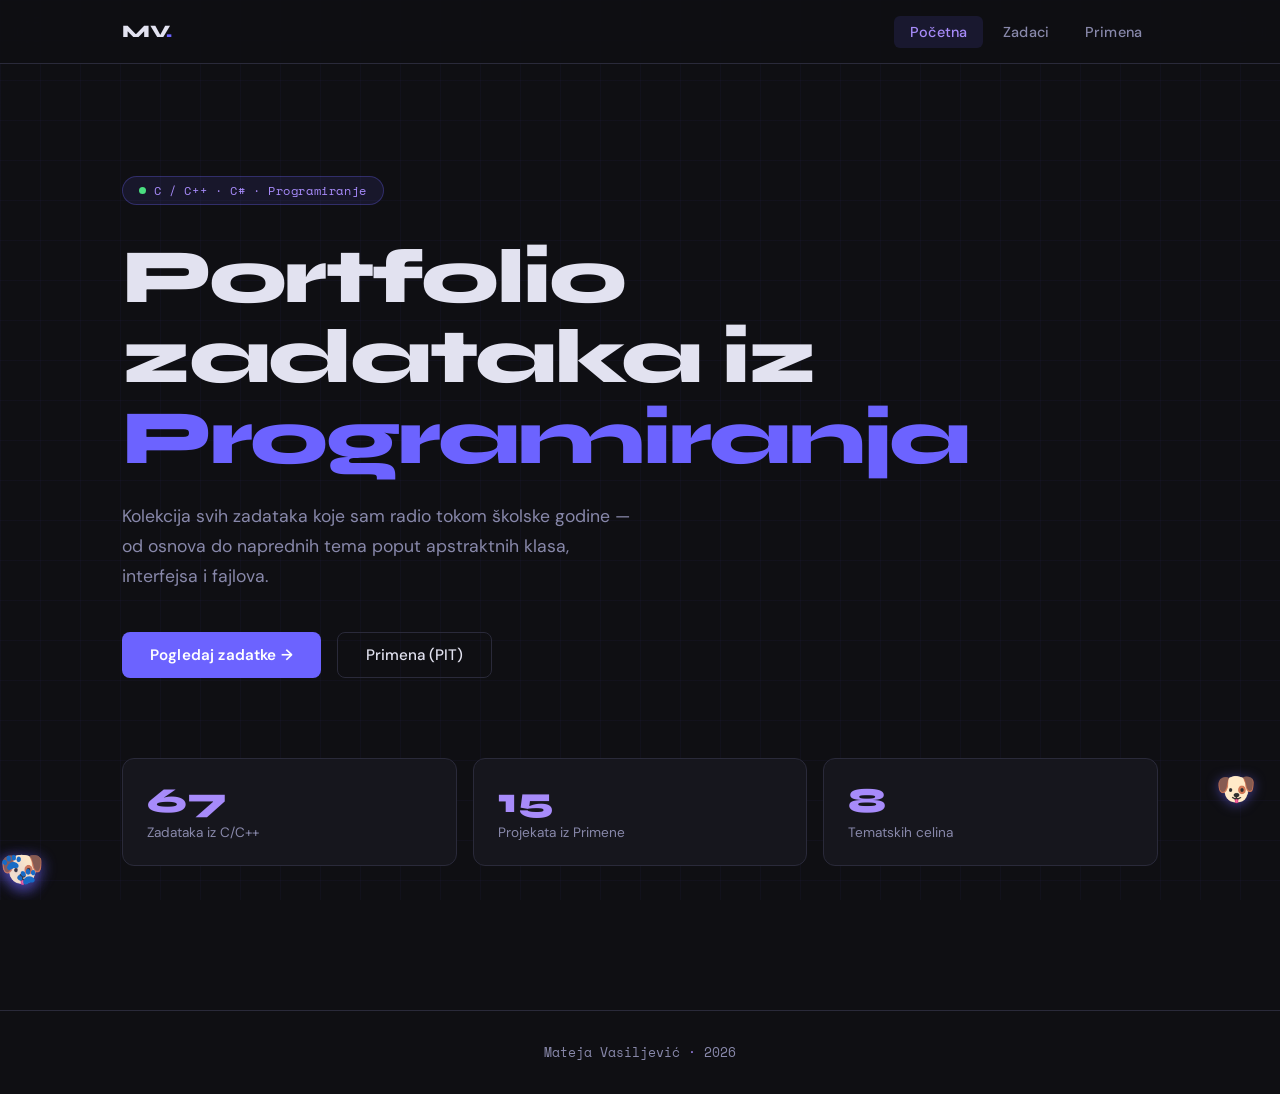
<file: index.html>
<!DOCTYPE html>
<html lang="sr">
<head>
    <meta charset="utf-8" />
    <meta name="viewport" content="width=device-width, initial-scale=1.0" />
    <title>Mateja Vasiljević — Programiranje</title>
    <link href="style.css" rel="stylesheet" />
</head>
<body>
    <header>
        <nav>
            <h1 class="logo">MV<span>.</span></h1>
            <ul class="navlink">
                <li><a href="index.html" class="active">Početna</a></li>
                <li><a href="zadaci.html">Zadaci</a></li>
                <li><a href="pit.html">Primena</a></li>
            </ul>
        </nav>
    </header>

    <section class="hero">
        <div class="hero-tag">C / C++ · C# · Programiranje</div>
        <h1>Portfolio<br/>zadataka iz<br/><em>Programiranja</em></h1>
        <p>Kolekcija svih zadataka koje sam radio tokom školske godine — od osnova do naprednih tema poput apstraktnih klasa, interfejsa i fajlova.</p>
        <div class="hero-actions">
            <a href="zadaci.html" class="btn-primary">Pogledaj zadatke →</a>
            <a href="pit.html" class="btn-secondary">Primena (PIT)</a>
        </div>
    </section>

    <section class="stats">
        <div class="stat-card">
            <div class="stat-num">67</div>
            <div class="stat-label">Zadataka iz C/C++</div>
        </div>
        <div class="stat-card">
            <div class="stat-num">15</div>
            <div class="stat-label">Projekata iz Primene</div>
        </div>
        <div class="stat-card">
            <div class="stat-num">8</div>
            <div class="stat-label">Tematskih celina</div>
        </div>
    </section>

    <footer>
        <p>Mateja Vasiljević <span>·</span> 2026</p>
    </footer>

    <!-- FRANCUSKI BULDOZI -->
    <div class="bulldog-parade">
        <span class="bulldog">🐶</span>
        <span class="bulldog">🐾</span>
        <span class="bulldog">🐶</span>
        <span class="bulldog">🐾</span>
    </div>
    <div class="bulldog-badge" title="Francuski buldozi su bili ovde">🐶</div>

    <script>
        // Paw print cursor trail
        document.addEventListener('mousemove', (e) => {
            if (Math.random() > 0.94) {
                const paw = document.createElement('div');
                paw.classList.add('paw-trail');
                paw.textContent = '🐾';
                paw.style.left = e.clientX + 'px';
                paw.style.top = e.clientY + 'px';
                paw.style.setProperty('--rot', (Math.random() * 40 - 20) + 'deg');
                document.body.appendChild(paw);
                setTimeout(() => paw.remove(), 850);
            }
        });

        // Stagger card animations
        document.querySelectorAll('.card').forEach((card, i) => {
            card.style.animationDelay = (i * 40) + 'ms';
        });
    </script>

</body>
</html>
</file>
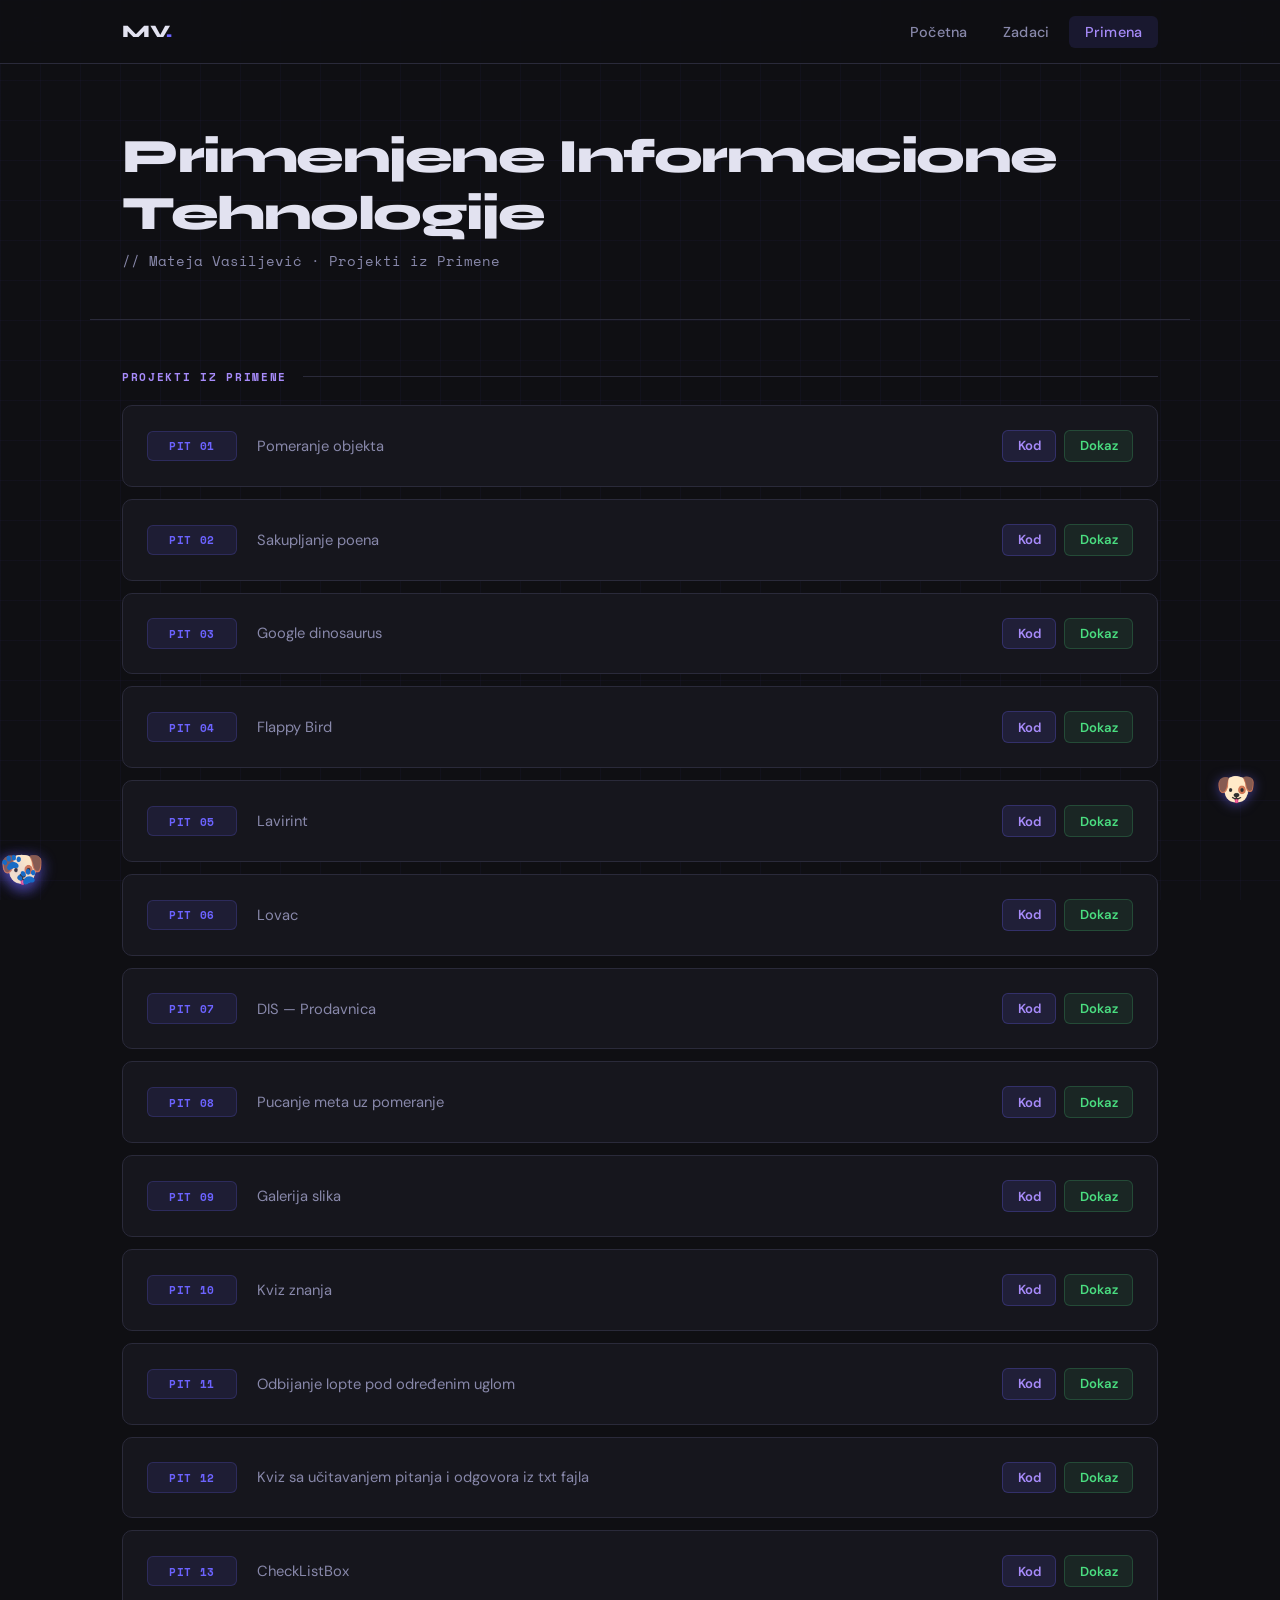
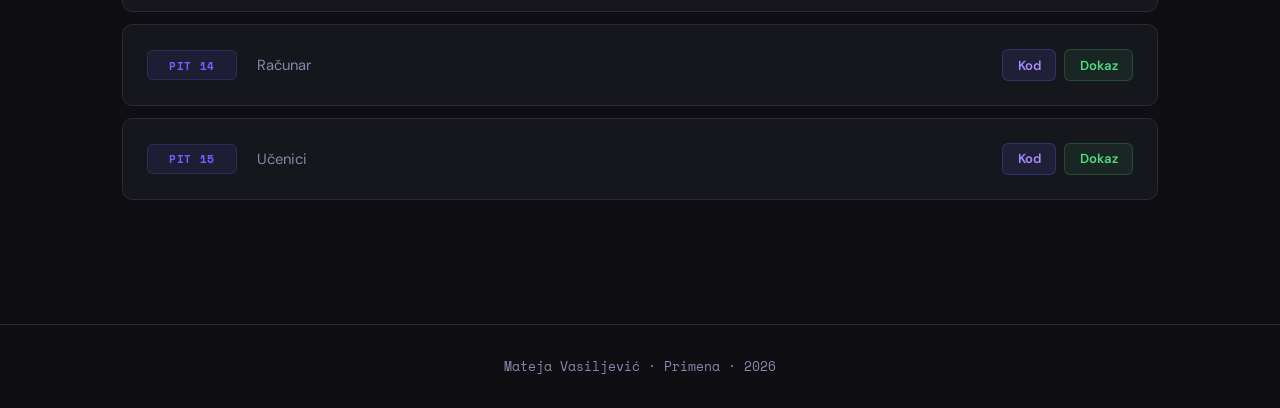
<file: pit.html>
<!DOCTYPE html>
<html lang="sr">
<head>
    <meta charset="utf-8" />
    <meta name="viewport" content="width=device-width, initial-scale=1.0" />
    <title>Primena — Mateja Vasiljević</title>
    <link href="style.css" rel="stylesheet" />
</head>
<body>
    <header>
        <nav>
            <h1 class="logo">MV<span>.</span></h1>
            <ul class="navlink">
                <li><a href="index.html">Početna</a></li>
                <li><a href="zadaci.html">Zadaci</a></li>
                <li><a href="pit.html" class="active">Primena</a></li>
            </ul>
        </nav>
    </header>

    <div class="page-header">
        <h1>Primenjene Informacione Tehnologije</h1>
        <p>// Mateja Vasiljević · Projekti iz Primene</p>
    </div>

    <div class="section">
        <div class="section-title">Projekti iz Primene</div>

        <div class="card">
            <div class="zad-label">PIT 01</div>
            <p>Pomeranje objekta</p>
            <div class="card-links">
                <a href="pitkod/pit1.txt">Kod</a>
                <a href="pitslike/pit1.png">Dokaz</a>
            </div>
        </div>

        <div class="card">
            <div class="zad-label">PIT 02</div>
            <p>Sakupljanje poena</p>
            <div class="card-links">
                <a href="pitkod/pit2.txt">Kod</a>
                <a href="pitslike/pit2.png">Dokaz</a>
            </div>
        </div>

        <div class="card">
            <div class="zad-label">PIT 03</div>
            <p>Google dinosaurus</p>
            <div class="card-links">
                <a href="pitkod/pit3.txt">Kod</a>
                <a href="pitslike/pit3.png">Dokaz</a>
            </div>
        </div>

        <div class="card">
            <div class="zad-label">PIT 04</div>
            <p>Flappy Bird</p>
            <div class="card-links">
                <a href="pitkod/pit4.txt">Kod</a>
                <a href="pitslike/pit4.png">Dokaz</a>
            </div>
        </div>

        <div class="card">
            <div class="zad-label">PIT 05</div>
            <p>Lavirint</p>
            <div class="card-links">
                <a href="pitkod/pit5.txt">Kod</a>
                <a href="pitslike/pit5.png">Dokaz</a>
            </div>
        </div>

        <div class="card">
            <div class="zad-label">PIT 06</div>
            <p>Lovac</p>
            <div class="card-links">
                <a href="pitkod/pit6.txt">Kod</a>
                <a href="pitslike/pit6.png">Dokaz</a>
            </div>
        </div>

        <div class="card">
            <div class="zad-label">PIT 07</div>
            <p>DIS — Prodavnica</p>
            <div class="card-links">
                <a href="pitkod/pit7.txt">Kod</a>
                <a href="pitslike/pit7.png">Dokaz</a>
            </div>
        </div>

        <div class="card">
            <div class="zad-label">PIT 08</div>
            <p>Pucanje meta uz pomeranje</p>
            <div class="card-links">
                <a href="pitkod/pit8.txt">Kod</a>
                <a href="pitslike/pit8.png">Dokaz</a>
            </div>
        </div>

        <div class="card">
            <div class="zad-label">PIT 09</div>
            <p>Galerija slika</p>
            <div class="card-links">
                <a href="pitkod/pit9.txt">Kod</a>
                <a href="pitslike/pit9.png">Dokaz</a>
            </div>
        </div>

        <div class="card">
            <div class="zad-label">PIT 10</div>
            <p>Kviz znanja</p>
            <div class="card-links">
                <a href="pitkod/pit10.txt">Kod</a>
                <a href="pitslike/pit10.png">Dokaz</a>
            </div>
        </div>

        <div class="card">
            <div class="zad-label">PIT 11</div>
            <p>Odbijanje lopte pod određenim uglom</p>
            <div class="card-links">
                <a href="pitkod/pit11.txt">Kod</a>
                <a href="pitslike/pit11.png">Dokaz</a>
            </div>
        </div>

        <div class="card">
            <div class="zad-label">PIT 12</div>
            <p>Kviz sa učitavanjem pitanja i odgovora iz txt fajla</p>
            <div class="card-links">
                <a href="pitkod/pit12.txt">Kod</a>
                <a href="pitslike/pit12.png">Dokaz</a>
            </div>
        </div>

        <div class="card">
            <div class="zad-label">PIT 13</div>
            <p>CheckListBox</p>
            <div class="card-links">
                <a href="pitkod/pit13.txt">Kod</a>
                <a href="pitslike/pit13.png">Dokaz</a>
            </div>
        </div>

        <div class="card">
            <div class="zad-label">PIT 14</div>
            <p>Računar</p>
            <div class="card-links">
                <a href="pitkod/pit14.txt">Kod</a>
                <a href="pitslike/pit14.png">Dokaz</a>
            </div>
        </div>

        <div class="card">
            <div class="zad-label">PIT 15</div>
            <p>Učenici</p>
            <div class="card-links">
                <a href="pitkod/pit15.txt">Kod</a>
                <a href="pitslike/pit15.png">Dokaz</a>
            </div>
        </div>
    </div>

    <footer>
        <p>Mateja Vasiljević <span>·</span> Primena <span>·</span> 2026</p>
    </footer>

    <script>
        document.querySelectorAll('.card').forEach((card, i) => {
            card.style.animationDelay = (i * 40) + 'ms';
        });
    </script>

    <!-- FRANCUSKI BULDOZI -->
    <div class="bulldog-parade">
        <span class="bulldog">🐶</span>
        <span class="bulldog">🐾</span>
        <span class="bulldog">🐶</span>
        <span class="bulldog">🐾</span>
    </div>
    <div class="bulldog-badge" title="Francuski buldozi su bili ovde">🐶</div>

    <script>
        // Paw print cursor trail
        document.addEventListener('mousemove', (e) => {
            if (Math.random() > 0.94) {
                const paw = document.createElement('div');
                paw.classList.add('paw-trail');
                paw.textContent = '🐾';
                paw.style.left = e.clientX + 'px';
                paw.style.top = e.clientY + 'px';
                paw.style.setProperty('--rot', (Math.random() * 40 - 20) + 'deg');
                document.body.appendChild(paw);
                setTimeout(() => paw.remove(), 850);
            }
        });

        // Stagger card animations
        document.querySelectorAll('.card').forEach((card, i) => {
            card.style.animationDelay = (i * 40) + 'ms';
        });
    </script>

</body>
</html>
</file>
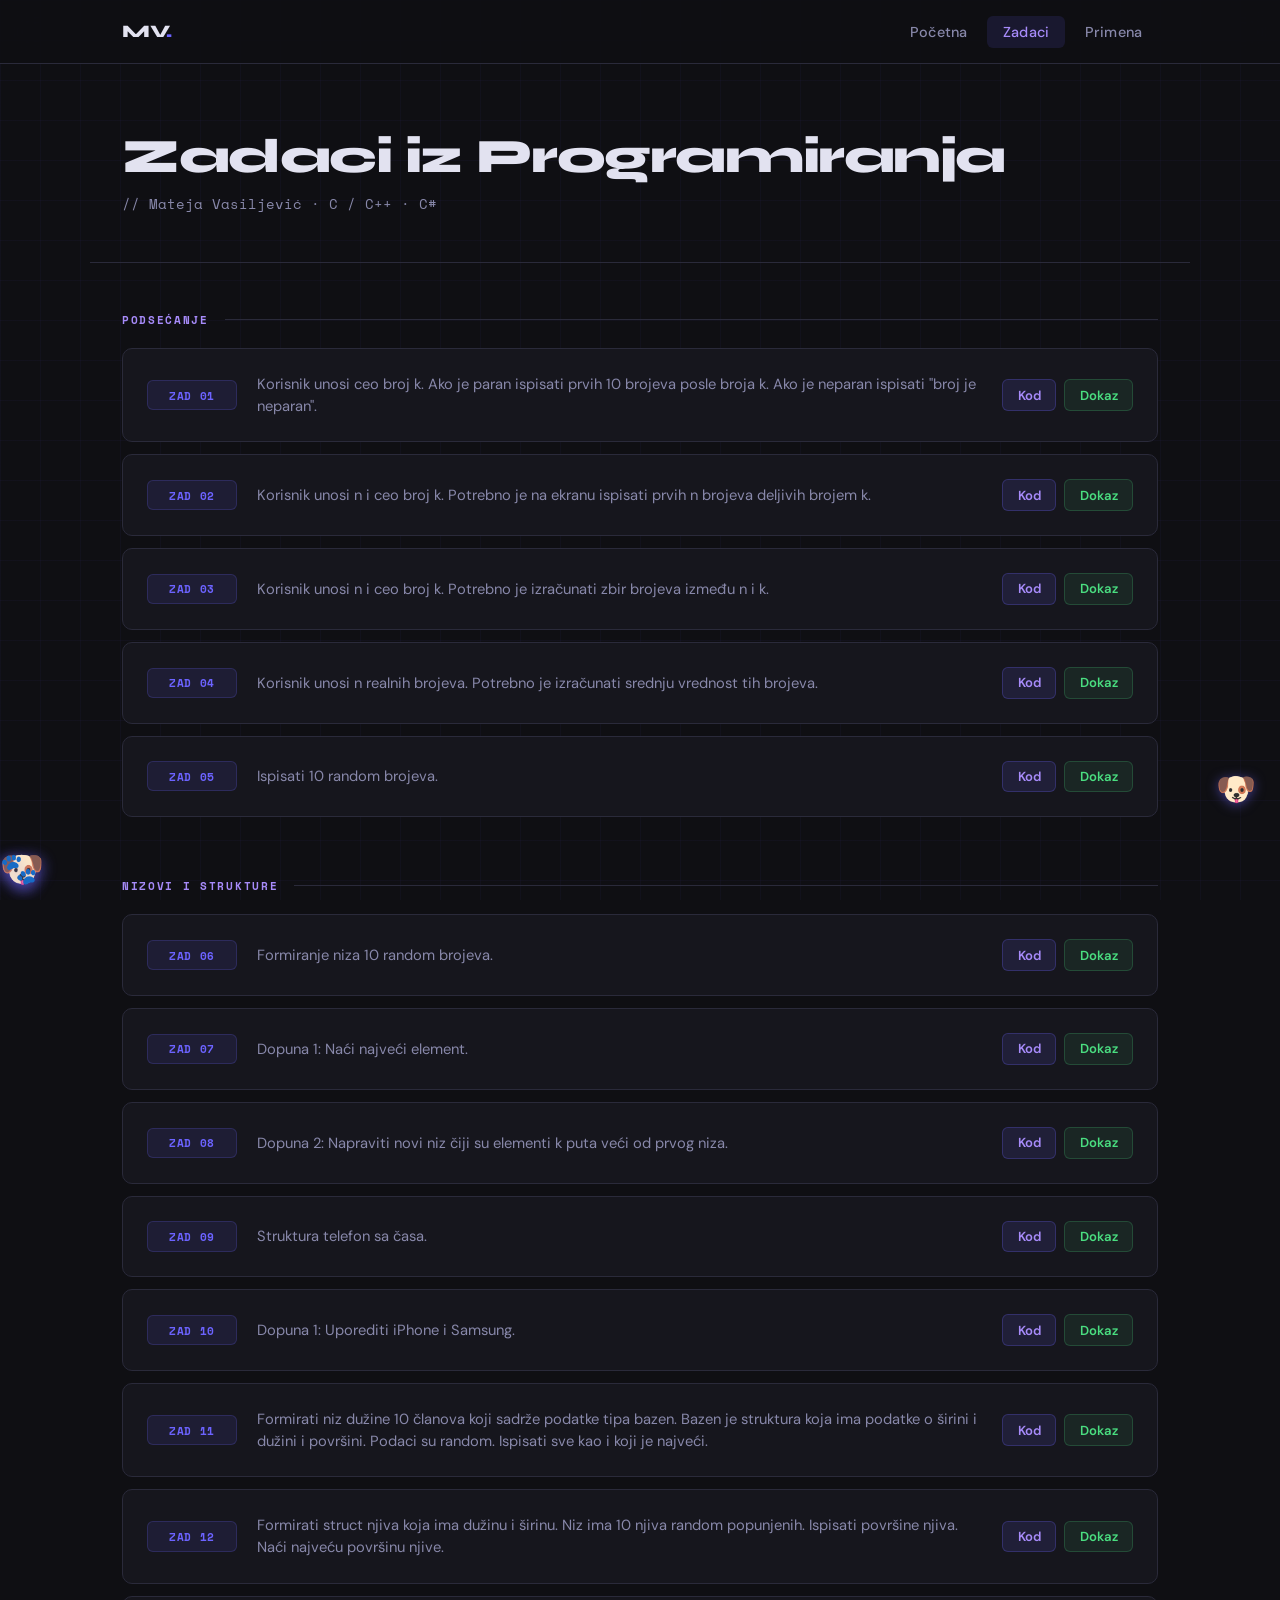
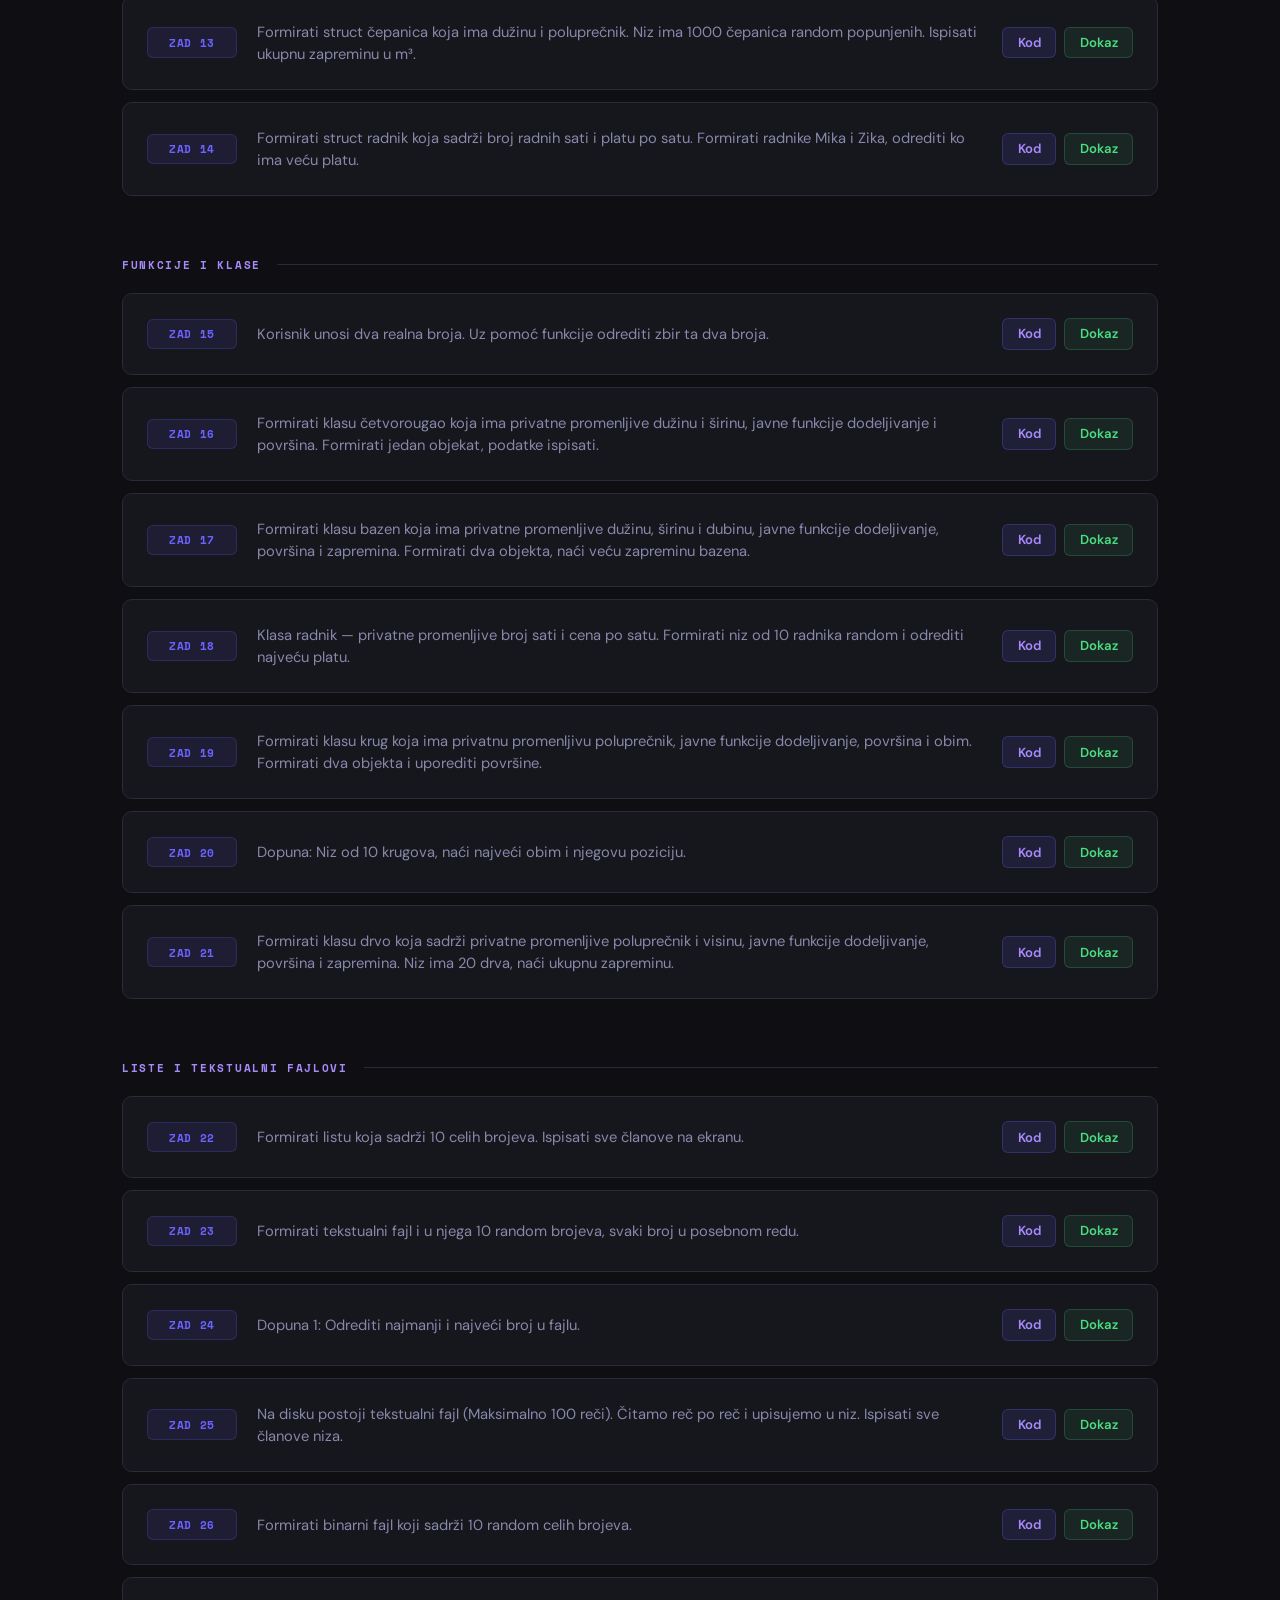
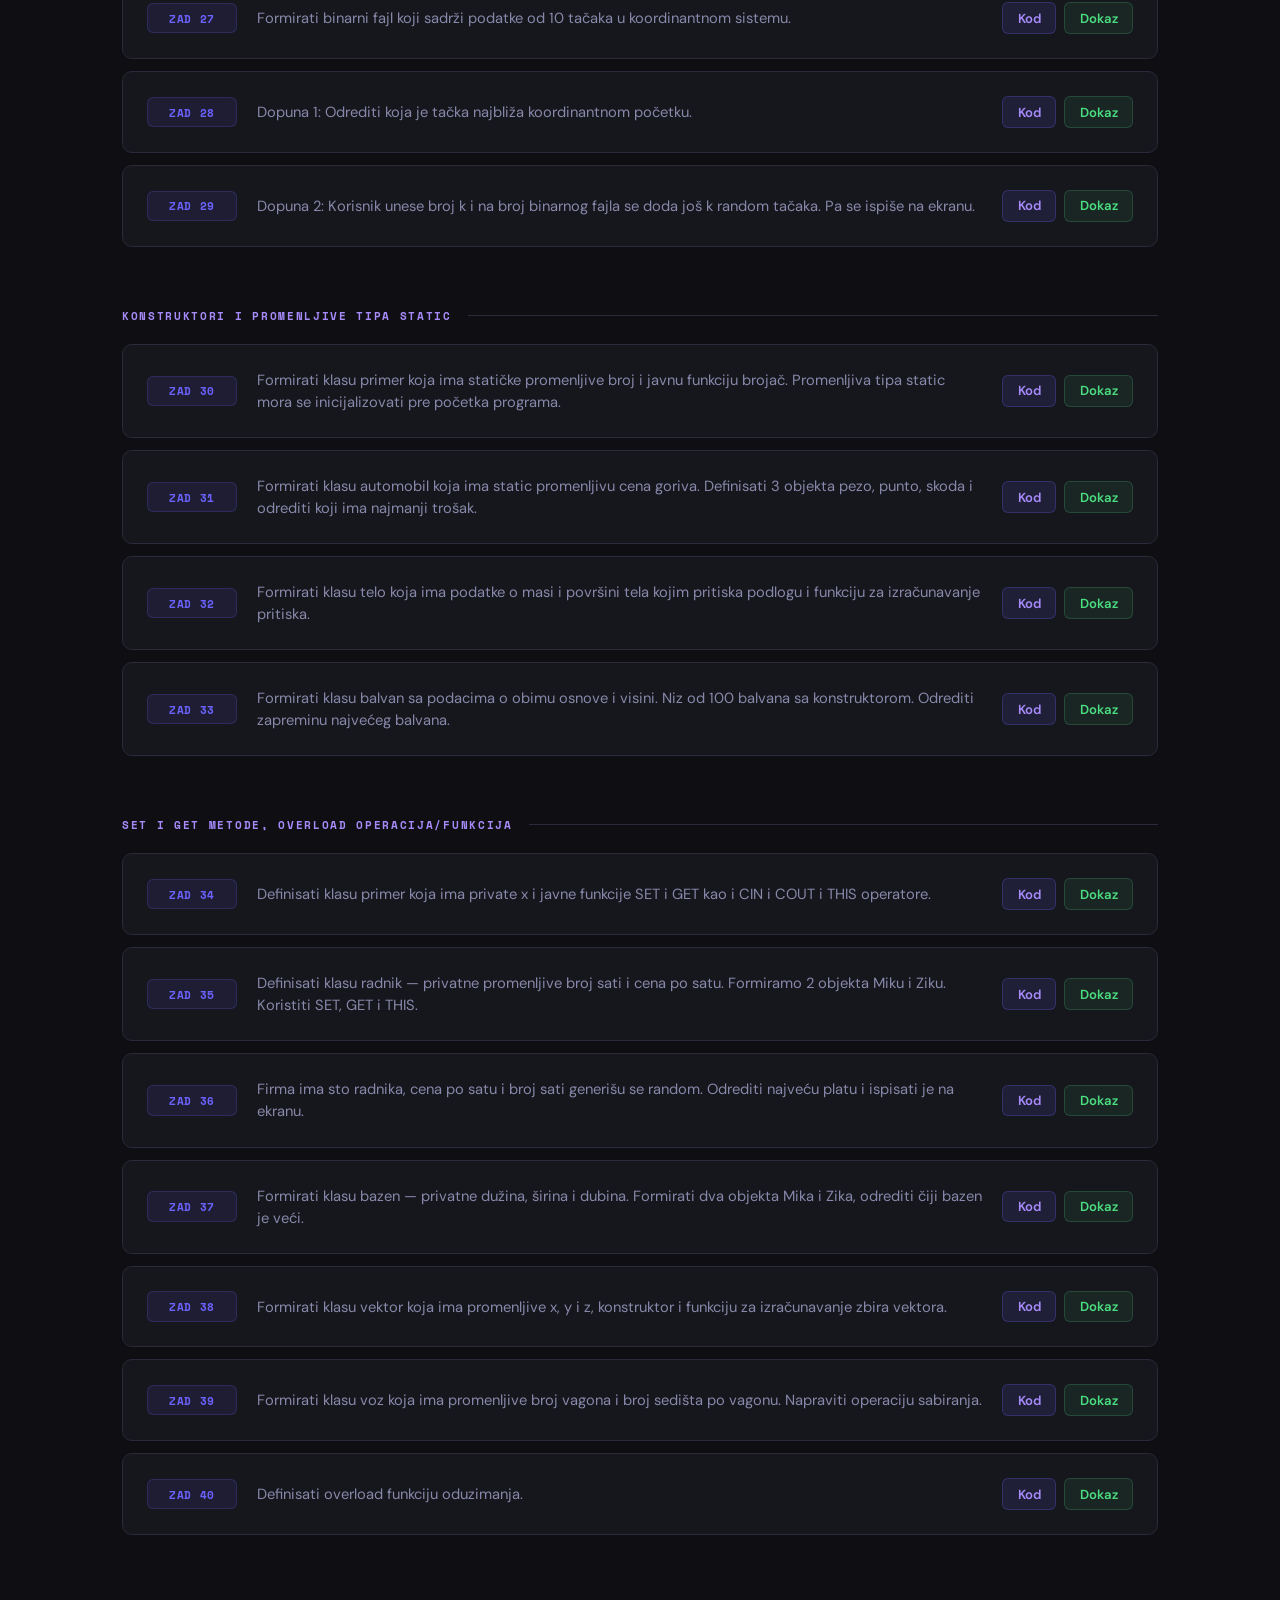
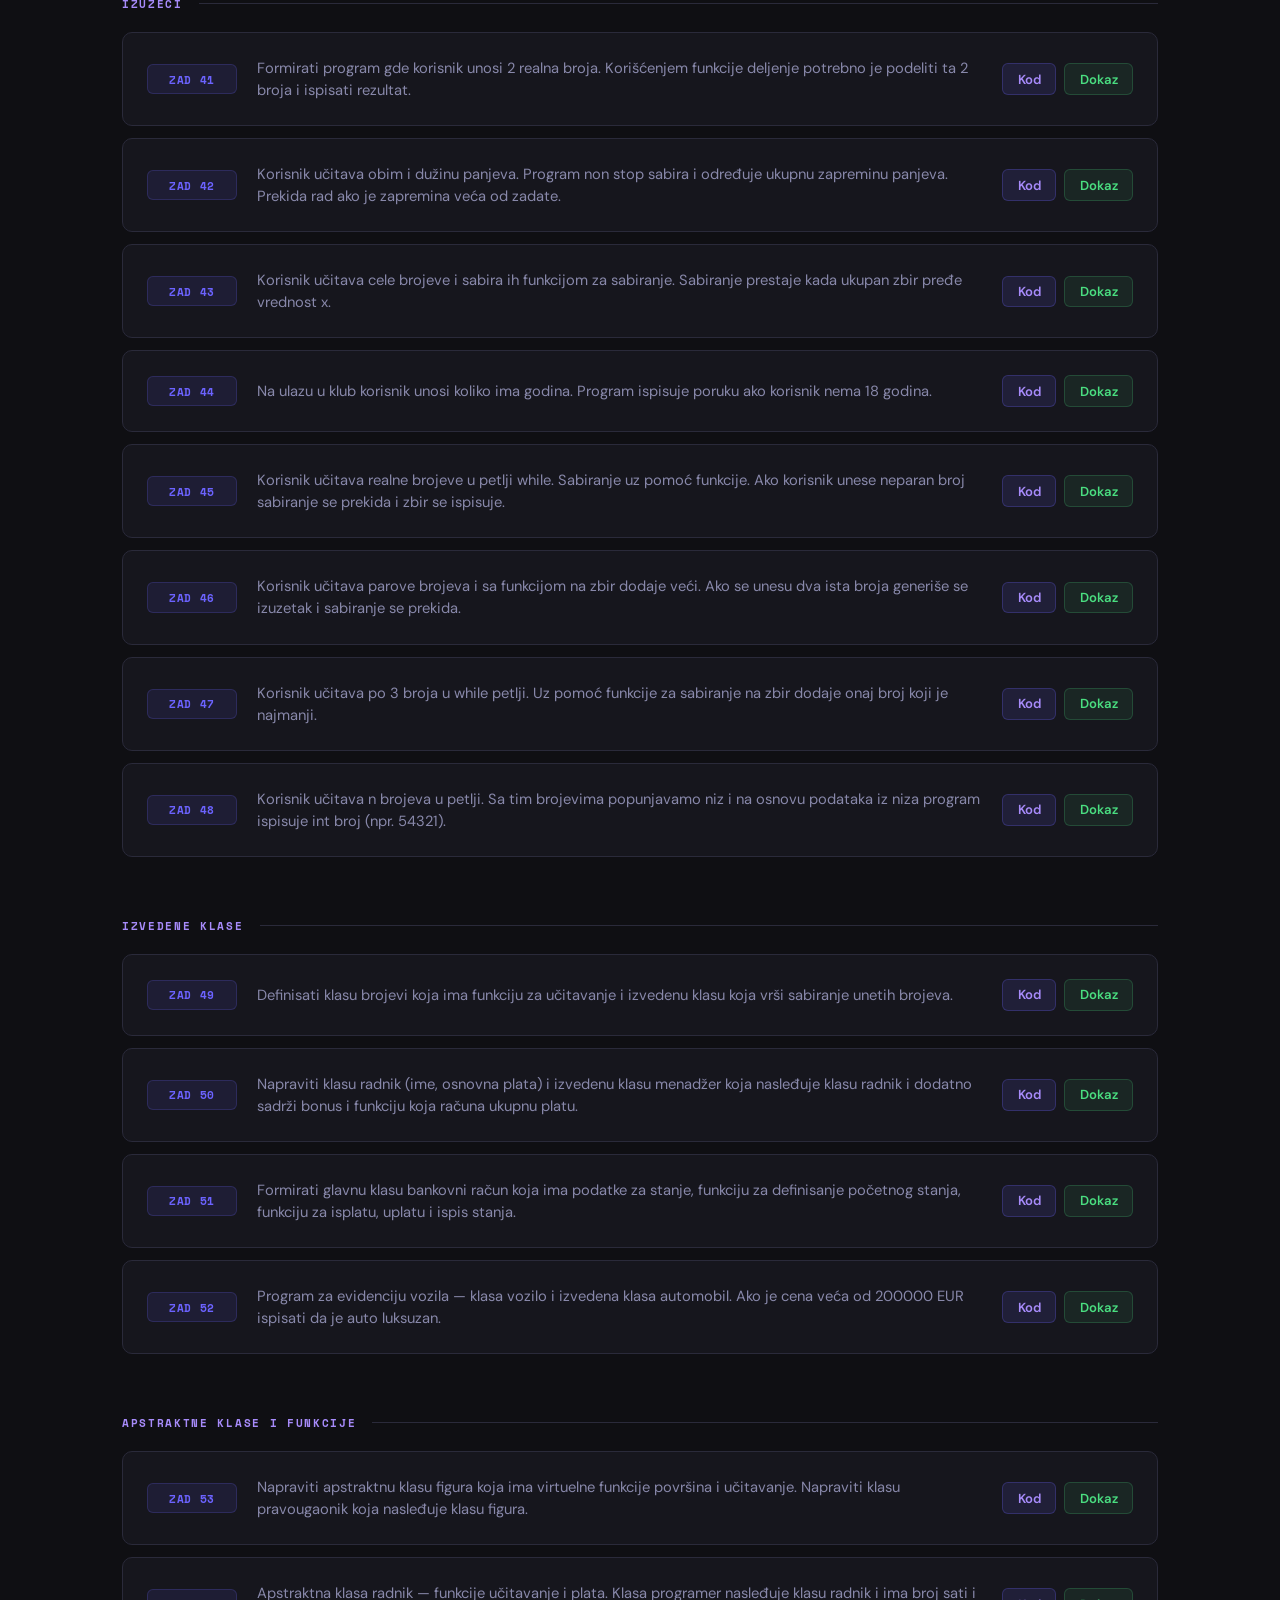
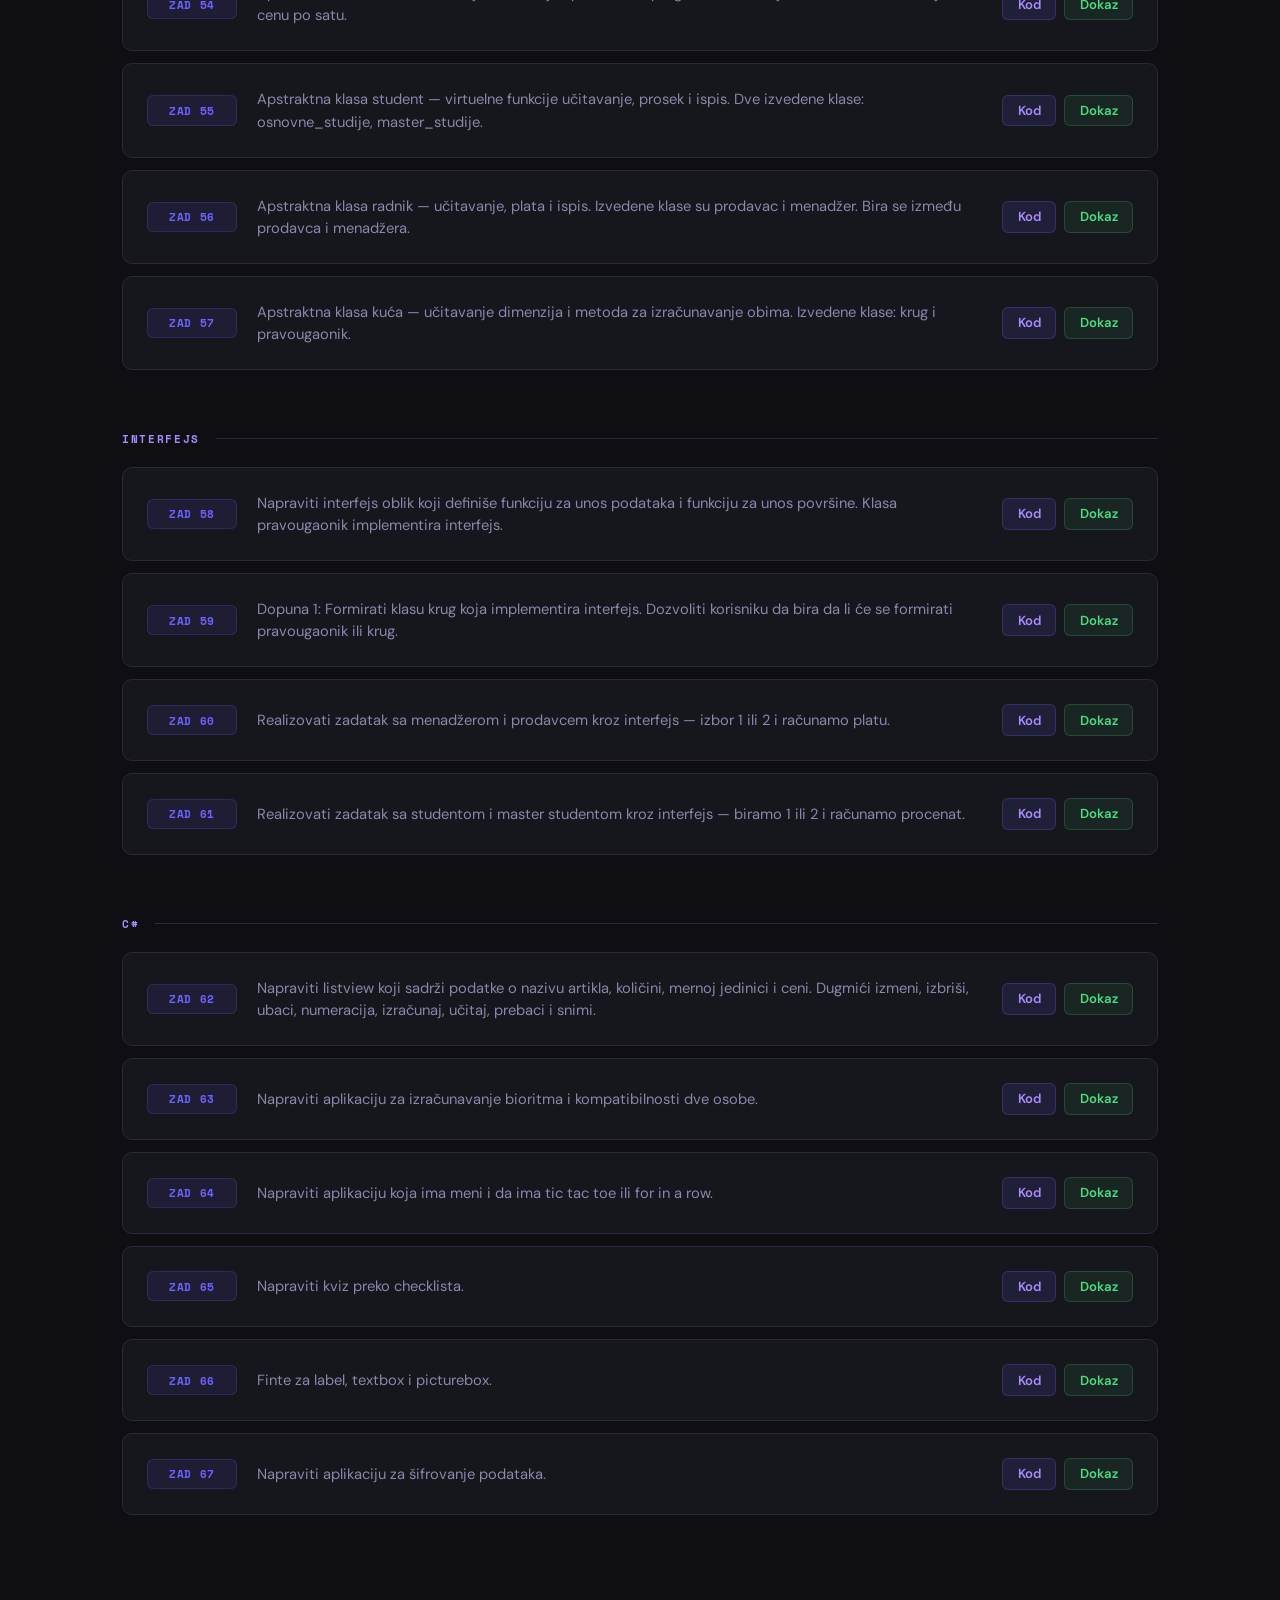
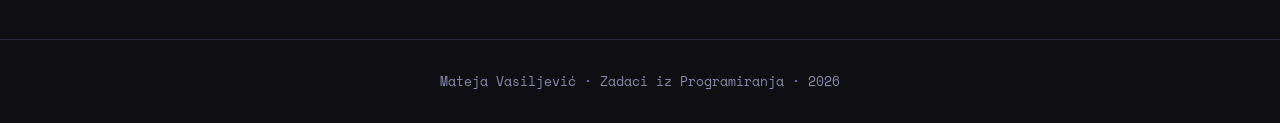
<file: zadaci.html>
<!DOCTYPE html>
<html lang="sr">
<head>
    <meta charset="utf-8" />
    <meta name="viewport" content="width=device-width, initial-scale=1.0" />
    <title>Zadaci — Mateja Vasiljević</title>
    <link href="style.css" rel="stylesheet" />
</head>
<body>
    <header>
        <nav>
            <h1 class="logo">MV<span>.</span></h1>
            <ul class="navlink">
                <li><a href="index.html">Početna</a></li>
                <li><a href="zadaci.html" class="active">Zadaci</a></li>
                <li><a href="pit.html">Primena</a></li>
            </ul>
        </nav>
    </header>

    <div class="page-header">
        <h1>Zadaci iz Programiranja</h1>
        <p>// Mateja Vasiljević · C / C++ · C#</p>
    </div>

    <!-- Podsećanje -->
    <div class="section">
        <div class="section-title">Podsećanje</div>

        <div class="card">
            <div class="zad-label">ZAD 01</div>
            <p>Korisnik unosi ceo broj k. Ako je paran ispisati prvih 10 brojeva posle broja k. Ako je neparan ispisati "broj je neparan".</p>
            <div class="card-links">
                <a href="kodovi/zadatak1.txt">Kod</a>
                <a href="slike/slika1.png">Dokaz</a>
            </div>
        </div>

        <div class="card">
            <div class="zad-label">ZAD 02</div>
            <p>Korisnik unosi n i ceo broj k. Potrebno je na ekranu ispisati prvih n brojeva deljivih brojem k.</p>
            <div class="card-links">
                <a href="kodovi/zadatak2.txt">Kod</a>
                <a href="slike/slika2.png">Dokaz</a>
            </div>
        </div>

        <div class="card">
            <div class="zad-label">ZAD 03</div>
            <p>Korisnik unosi n i ceo broj k. Potrebno je izračunati zbir brojeva između n i k.</p>
            <div class="card-links">
                <a href="kodovi/zadatak3.txt">Kod</a>
                <a href="slike/slika3.png">Dokaz</a>
            </div>
        </div>

        <div class="card">
            <div class="zad-label">ZAD 04</div>
            <p>Korisnik unosi n realnih brojeva. Potrebno je izračunati srednju vrednost tih brojeva.</p>
            <div class="card-links">
                <a href="kodovi/zadatak4.txt">Kod</a>
                <a href="slike/slika4.png">Dokaz</a>
            </div>
        </div>

        <div class="card">
            <div class="zad-label">ZAD 05</div>
            <p>Ispisati 10 random brojeva.</p>
            <div class="card-links">
                <a href="kodovi/zadatak5.txt">Kod</a>
                <a href="slike/slika5.png">Dokaz</a>
            </div>
        </div>
    </div>

    <!-- Nizovi i strukture -->
    <div class="section">
        <div class="section-title">Nizovi i Strukture</div>

        <div class="card">
            <div class="zad-label">ZAD 06</div>
            <p>Formiranje niza 10 random brojeva.</p>
            <div class="card-links">
                <a href="kodovi/zadatak6.txt">Kod</a>
                <a href="slike/slika6.png">Dokaz</a>
            </div>
        </div>

        <div class="card">
            <div class="zad-label">ZAD 07</div>
            <p>Dopuna 1: Naći najveći element.</p>
            <div class="card-links">
                <a href="kodovi/zadatak7.txt">Kod</a>
                <a href="slike/slika7.png">Dokaz</a>
            </div>
        </div>

        <div class="card">
            <div class="zad-label">ZAD 08</div>
            <p>Dopuna 2: Napraviti novi niz čiji su elementi k puta veći od prvog niza.</p>
            <div class="card-links">
                <a href="kodovi/zadatak8.txt">Kod</a>
                <a href="slike/slika8.png">Dokaz</a>
            </div>
        </div>

        <div class="card">
            <div class="zad-label">ZAD 09</div>
            <p>Struktura telefon sa časa.</p>
            <div class="card-links">
                <a href="kodovi/zadatak9.txt">Kod</a>
                <a href="slike/slika9.png">Dokaz</a>
            </div>
        </div>

        <div class="card">
            <div class="zad-label">ZAD 10</div>
            <p>Dopuna 1: Uporediti iPhone i Samsung.</p>
            <div class="card-links">
                <a href="kodovi/zadatak10.txt">Kod</a>
                <a href="slike/slika10.png">Dokaz</a>
            </div>
        </div>

        <div class="card">
            <div class="zad-label">ZAD 11</div>
            <p>Formirati niz dužine 10 članova koji sadrže podatke tipa bazen. Bazen je struktura koja ima podatke o širini i dužini i površini. Podaci su random. Ispisati sve kao i koji je najveći.</p>
            <div class="card-links">
                <a href="kodovi/zadatak11.txt">Kod</a>
                <a href="slike/slika11.png">Dokaz</a>
            </div>
        </div>

        <div class="card">
            <div class="zad-label">ZAD 12</div>
            <p>Formirati struct njiva koja ima dužinu i širinu. Niz ima 10 njiva random popunjenih. Ispisati površine njiva. Naći najveću površinu njive.</p>
            <div class="card-links">
                <a href="kodovi/zadatak12.txt">Kod</a>
                <a href="slike/slika12.png">Dokaz</a>
            </div>
        </div>

        <div class="card">
            <div class="zad-label">ZAD 13</div>
            <p>Formirati struct čepanica koja ima dužinu i poluprečnik. Niz ima 1000 čepanica random popunjenih. Ispisati ukupnu zapreminu u m³.</p>
            <div class="card-links">
                <a href="kodovi/zadatak13.txt">Kod</a>
                <a href="slike/slika13.png">Dokaz</a>
            </div>
        </div>

        <div class="card">
            <div class="zad-label">ZAD 14</div>
            <p>Formirati struct radnik koja sadrži broj radnih sati i platu po satu. Formirati radnike Mika i Zika, odrediti ko ima veću platu.</p>
            <div class="card-links">
                <a href="kodovi/zadatak14.txt">Kod</a>
                <a href="slike/slika14.png">Dokaz</a>
            </div>
        </div>
    </div>

    <!-- Funkcije i klase -->
    <div class="section">
        <div class="section-title">Funkcije i Klase</div>

        <div class="card">
            <div class="zad-label">ZAD 15</div>
            <p>Korisnik unosi dva realna broja. Uz pomoć funkcije odrediti zbir ta dva broja.</p>
            <div class="card-links">
                <a href="kodovi/zadatak15.txt">Kod</a>
                <a href="slike/slika15.png">Dokaz</a>
            </div>
        </div>

        <div class="card">
            <div class="zad-label">ZAD 16</div>
            <p>Formirati klasu četvorougao koja ima privatne promenljive dužinu i širinu, javne funkcije dodeljivanje i površina. Formirati jedan objekat, podatke ispisati.</p>
            <div class="card-links">
                <a href="kodovi/zadatak16.txt">Kod</a>
                <a href="slike/slika16.png">Dokaz</a>
            </div>
        </div>

        <div class="card">
            <div class="zad-label">ZAD 17</div>
            <p>Formirati klasu bazen koja ima privatne promenljive dužinu, širinu i dubinu, javne funkcije dodeljivanje, površina i zapremina. Formirati dva objekta, naći veću zapreminu bazena.</p>
            <div class="card-links">
                <a href="kodovi/zadatak17.txt">Kod</a>
                <a href="slike/slika17.png">Dokaz</a>
            </div>
        </div>

        <div class="card">
            <div class="zad-label">ZAD 18</div>
            <p>Klasa radnik — privatne promenljive broj sati i cena po satu. Formirati niz od 10 radnika random i odrediti najveću platu.</p>
            <div class="card-links">
                <a href="kodovi/zadatak18.txt">Kod</a>
                <a href="slike/slika18.png">Dokaz</a>
            </div>
        </div>

        <div class="card">
            <div class="zad-label">ZAD 19</div>
            <p>Formirati klasu krug koja ima privatnu promenljivu poluprečnik, javne funkcije dodeljivanje, površina i obim. Formirati dva objekta i uporediti površine.</p>
            <div class="card-links">
                <a href="kodovi/zadatak19.txt">Kod</a>
                <a href="slike/slika19.png">Dokaz</a>
            </div>
        </div>

        <div class="card">
            <div class="zad-label">ZAD 20</div>
            <p>Dopuna: Niz od 10 krugova, naći najveći obim i njegovu poziciju.</p>
            <div class="card-links">
                <a href="kodovi/zadatak20.txt">Kod</a>
                <a href="slike/slika20.png">Dokaz</a>
            </div>
        </div>

        <div class="card">
            <div class="zad-label">ZAD 21</div>
            <p>Formirati klasu drvo koja sadrži privatne promenljive poluprečnik i visinu, javne funkcije dodeljivanje, površina i zapremina. Niz ima 20 drva, naći ukupnu zapreminu.</p>
            <div class="card-links">
                <a href="kodovi/zadatak21.txt">Kod</a>
                <a href="slike/slika21.png">Dokaz</a>
            </div>
        </div>
    </div>

    <!-- Liste i tekstualni fajlovi -->
    <div class="section">
        <div class="section-title">Liste i Tekstualni Fajlovi</div>

        <div class="card">
            <div class="zad-label">ZAD 22</div>
            <p>Formirati listu koja sadrži 10 celih brojeva. Ispisati sve članove na ekranu.</p>
            <div class="card-links">
                <a href="kodovi/zadatak22.txt">Kod</a>
                <a href="slike/slika22.png">Dokaz</a>
            </div>
        </div>

        <div class="card">
            <div class="zad-label">ZAD 23</div>
            <p>Formirati tekstualni fajl i u njega 10 random brojeva, svaki broj u posebnom redu.</p>
            <div class="card-links">
                <a href="kodovi/zadatak23.txt">Kod</a>
                <a href="slike/slika23.png">Dokaz</a>
            </div>
        </div>

        <div class="card">
            <div class="zad-label">ZAD 24</div>
            <p>Dopuna 1: Odrediti najmanji i najveći broj u fajlu.</p>
            <div class="card-links">
                <a href="kodovi/zadatak24.txt">Kod</a>
                <a href="slike/slika24.png">Dokaz</a>
            </div>
        </div>

        <div class="card">
            <div class="zad-label">ZAD 25</div>
            <p>Na disku postoji tekstualni fajl (Maksimalno 100 reči). Čitamo reč po reč i upisujemo u niz. Ispisati sve članove niza.</p>
            <div class="card-links">
                <a href="kodovi/zadatak25.txt">Kod</a>
                <a href="slike/slika25.png">Dokaz</a>
            </div>
        </div>

        <div class="card">
            <div class="zad-label">ZAD 26</div>
            <p>Formirati binarni fajl koji sadrži 10 random celih brojeva.</p>
            <div class="card-links">
                <a href="kodovi/zadatak26.txt">Kod</a>
                <a href="slike/slika26.png">Dokaz</a>
            </div>
        </div>

        <div class="card">
            <div class="zad-label">ZAD 27</div>
            <p>Formirati binarni fajl koji sadrži podatke od 10 tačaka u koordinantnom sistemu.</p>
            <div class="card-links">
                <a href="kodovi/zadatak27.txt">Kod</a>
                <a href="slike/slika27.png">Dokaz</a>
            </div>
        </div>

        <div class="card">
            <div class="zad-label">ZAD 28</div>
            <p>Dopuna 1: Odrediti koja je tačka najbliža koordinantnom početku.</p>
            <div class="card-links">
                <a href="kodovi/zadatak28.txt">Kod</a>
                <a href="slike/slika28.png">Dokaz</a>
            </div>
        </div>

        <div class="card">
            <div class="zad-label">ZAD 29</div>
            <p>Dopuna 2: Korisnik unese broj k i na broj binarnog fajla se doda još k random tačaka. Pa se ispiše na ekranu.</p>
            <div class="card-links">
                <a href="kodovi/zadatak29.txt">Kod</a>
                <a href="slike/slika29.png">Dokaz</a>
            </div>
        </div>
    </div>

    <!-- Konstruktori i static -->
    <div class="section">
        <div class="section-title">Konstruktori i Promenljive tipa Static</div>

        <div class="card">
            <div class="zad-label">ZAD 30</div>
            <p>Formirati klasu primer koja ima statičke promenljive broj i javnu funkciju brojač. Promenljiva tipa static mora se inicijalizovati pre početka programa.</p>
            <div class="card-links">
                <a href="kodovi/zadatak30.txt">Kod</a>
                <a href="slike/slika30.png">Dokaz</a>
            </div>
        </div>

        <div class="card">
            <div class="zad-label">ZAD 31</div>
            <p>Formirati klasu automobil koja ima static promenljivu cena goriva. Definisati 3 objekta pezo, punto, skoda i odrediti koji ima najmanji trošak.</p>
            <div class="card-links">
                <a href="kodovi/zadatak31.txt">Kod</a>
                <a href="slike/slika31.png">Dokaz</a>
            </div>
        </div>

        <div class="card">
            <div class="zad-label">ZAD 32</div>
            <p>Formirati klasu telo koja ima podatke o masi i površini tela kojim pritiska podlogu i funkciju za izračunavanje pritiska.</p>
            <div class="card-links">
                <a href="kodovi/zadatak32.txt">Kod</a>
                <a href="slike/slika32.png">Dokaz</a>
            </div>
        </div>

        <div class="card">
            <div class="zad-label">ZAD 33</div>
            <p>Formirati klasu balvan sa podacima o obimu osnove i visini. Niz od 100 balvana sa konstruktorom. Odrediti zapreminu najvećeg balvana.</p>
            <div class="card-links">
                <a href="kodovi/zadatak33.txt">Kod</a>
                <a href="slike/slika33.png">Dokaz</a>
            </div>
        </div>
    </div>

    <!-- Set, Get, Overload -->
    <div class="section">
        <div class="section-title">Set i Get metode, Overload Operacija/Funkcija</div>

        <div class="card">
            <div class="zad-label">ZAD 34</div>
            <p>Definisati klasu primer koja ima private x i javne funkcije SET i GET kao i CIN i COUT i THIS operatore.</p>
            <div class="card-links">
                <a href="kodovi/zadatak34.txt">Kod</a>
                <a href="slike/slika34.png">Dokaz</a>
            </div>
        </div>

        <div class="card">
            <div class="zad-label">ZAD 35</div>
            <p>Definisati klasu radnik — privatne promenljive broj sati i cena po satu. Formiramo 2 objekta Miku i Ziku. Koristiti SET, GET i THIS.</p>
            <div class="card-links">
                <a href="kodovi/zadatak35.txt">Kod</a>
                <a href="slike/slika35.png">Dokaz</a>
            </div>
        </div>

        <div class="card">
            <div class="zad-label">ZAD 36</div>
            <p>Firma ima sto radnika, cena po satu i broj sati generišu se random. Odrediti najveću platu i ispisati je na ekranu.</p>
            <div class="card-links">
                <a href="kodovi/zadatak36.txt">Kod</a>
                <a href="slike/slika36.png">Dokaz</a>
            </div>
        </div>

        <div class="card">
            <div class="zad-label">ZAD 37</div>
            <p>Formirati klasu bazen — privatne dužina, širina i dubina. Formirati dva objekta Mika i Zika, odrediti čiji bazen je veći.</p>
            <div class="card-links">
                <a href="kodovi/zadatak37.txt">Kod</a>
                <a href="slike/slika37.png">Dokaz</a>
            </div>
        </div>

        <div class="card">
            <div class="zad-label">ZAD 38</div>
            <p>Formirati klasu vektor koja ima promenljive x, y i z, konstruktor i funkciju za izračunavanje zbira vektora.</p>
            <div class="card-links">
                <a href="kodovi/zadatak38.txt">Kod</a>
                <a href="slike/slika38.png">Dokaz</a>
            </div>
        </div>

        <div class="card">
            <div class="zad-label">ZAD 39</div>
            <p>Formirati klasu voz koja ima promenljive broj vagona i broj sedišta po vagonu. Napraviti operaciju sabiranja.</p>
            <div class="card-links">
                <a href="kodovi/zadatak39.txt">Kod</a>
                <a href="slike/slika39.png">Dokaz</a>
            </div>
        </div>

        <div class="card">
            <div class="zad-label">ZAD 40</div>
            <p>Definisati overload funkciju oduzimanja.</p>
            <div class="card-links">
                <a href="kodovi/zadatak40.txt">Kod</a>
                <a href="slike/slika40.png">Dokaz</a>
            </div>
        </div>
    </div>

    <!-- Izuzeci -->
    <div class="section">
        <div class="section-title">Izuzeci</div>

        <div class="card">
            <div class="zad-label">ZAD 41</div>
            <p>Formirati program gde korisnik unosi 2 realna broja. Korišćenjem funkcije deljenje potrebno je podeliti ta 2 broja i ispisati rezultat.</p>
            <div class="card-links">
                <a href="kodovi/zadatak41.txt">Kod</a>
                <a href="slike/slika41.png">Dokaz</a>
            </div>
        </div>

        <div class="card">
            <div class="zad-label">ZAD 42</div>
            <p>Korisnik učitava obim i dužinu panjeva. Program non stop sabira i određuje ukupnu zapreminu panjeva. Prekida rad ako je zapremina veća od zadate.</p>
            <div class="card-links">
                <a href="kodovi/zadatak42.txt">Kod</a>
                <a href="slike/slika42.png">Dokaz</a>
            </div>
        </div>

        <div class="card">
            <div class="zad-label">ZAD 43</div>
            <p>Korisnik učitava cele brojeve i sabira ih funkcijom za sabiranje. Sabiranje prestaje kada ukupan zbir pređe vrednost x.</p>
            <div class="card-links">
                <a href="kodovi/zadatak43.txt">Kod</a>
                <a href="slike/slika43.png">Dokaz</a>
            </div>
        </div>

        <div class="card">
            <div class="zad-label">ZAD 44</div>
            <p>Na ulazu u klub korisnik unosi koliko ima godina. Program ispisuje poruku ako korisnik nema 18 godina.</p>
            <div class="card-links">
                <a href="kodovi/zadatak44.txt">Kod</a>
                <a href="slike/slika44.png">Dokaz</a>
            </div>
        </div>

        <div class="card">
            <div class="zad-label">ZAD 45</div>
            <p>Korisnik učitava realne brojeve u petlji while. Sabiranje uz pomoć funkcije. Ako korisnik unese neparan broj sabiranje se prekida i zbir se ispisuje.</p>
            <div class="card-links">
                <a href="kodovi/zadatak45.txt">Kod</a>
                <a href="slike/slika45.png">Dokaz</a>
            </div>
        </div>

        <div class="card">
            <div class="zad-label">ZAD 46</div>
            <p>Korisnik učitava parove brojeva i sa funkcijom na zbir dodaje veći. Ako se unesu dva ista broja generiše se izuzetak i sabiranje se prekida.</p>
            <div class="card-links">
                <a href="kodovi/zadatak46.txt">Kod</a>
                <a href="slike/slika46.png">Dokaz</a>
            </div>
        </div>

        <div class="card">
            <div class="zad-label">ZAD 47</div>
            <p>Korisnik učitava po 3 broja u while petlji. Uz pomoć funkcije za sabiranje na zbir dodaje onaj broj koji je najmanji.</p>
            <div class="card-links">
                <a href="kodovi/zadatak47.txt">Kod</a>
                <a href="slike/slika47.png">Dokaz</a>
            </div>
        </div>

        <div class="card">
            <div class="zad-label">ZAD 48</div>
            <p>Korisnik učitava n brojeva u petlji. Sa tim brojevima popunjavamo niz i na osnovu podataka iz niza program ispisuje int broj (npr. 54321).</p>
            <div class="card-links">
                <a href="kodovi/zadatak48.txt">Kod</a>
                <a href="slike/slika48.png">Dokaz</a>
            </div>
        </div>
    </div>

    <!-- Izvedene klase -->
    <div class="section">
        <div class="section-title">Izvedene Klase</div>

        <div class="card">
            <div class="zad-label">ZAD 49</div>
            <p>Definisati klasu brojevi koja ima funkciju za učitavanje i izvedenu klasu koja vrši sabiranje unetih brojeva.</p>
            <div class="card-links">
                <a href="kodovi/zadatak49.txt">Kod</a>
                <a href="slike/slika49.png">Dokaz</a>
            </div>
        </div>

        <div class="card">
            <div class="zad-label">ZAD 50</div>
            <p>Napraviti klasu radnik (ime, osnovna plata) i izvedenu klasu menadžer koja nasleđuje klasu radnik i dodatno sadrži bonus i funkciju koja računa ukupnu platu.</p>
            <div class="card-links">
                <a href="kodovi/zadatak50.txt">Kod</a>
                <a href="slike/slika50.png">Dokaz</a>
            </div>
        </div>

        <div class="card">
            <div class="zad-label">ZAD 51</div>
            <p>Formirati glavnu klasu bankovni račun koja ima podatke za stanje, funkciju za definisanje početnog stanja, funkciju za isplatu, uplatu i ispis stanja.</p>
            <div class="card-links">
                <a href="kodovi/zadatak51.txt">Kod</a>
                <a href="slike/slika51.png">Dokaz</a>
            </div>
        </div>

        <div class="card">
            <div class="zad-label">ZAD 52</div>
            <p>Program za evidenciju vozila — klasa vozilo i izvedena klasa automobil. Ako je cena veća od 200000 EUR ispisati da je auto luksuzan.</p>
            <div class="card-links">
                <a href="kodovi/zadatak52.txt">Kod</a>
                <a href="slike/slika52.png">Dokaz</a>
            </div>
        </div>
    </div>

    <!-- Apstraktne klase -->
    <div class="section">
        <div class="section-title">Apstraktne Klase i Funkcije</div>

        <div class="card">
            <div class="zad-label">ZAD 53</div>
            <p>Napraviti apstraktnu klasu figura koja ima virtuelne funkcije površina i učitavanje. Napraviti klasu pravougaonik koja nasleđuje klasu figura.</p>
            <div class="card-links">
                <a href="kodovi/zadatak53.txt">Kod</a>
                <a href="slike/slika53.png">Dokaz</a>
            </div>
        </div>

        <div class="card">
            <div class="zad-label">ZAD 54</div>
            <p>Apstraktna klasa radnik — funkcije učitavanje i plata. Klasa programer nasleđuje klasu radnik i ima broj sati i cenu po satu.</p>
            <div class="card-links">
                <a href="kodovi/zadatak54.txt">Kod</a>
                <a href="slike/slika54.png">Dokaz</a>
            </div>
        </div>

        <div class="card">
            <div class="zad-label">ZAD 55</div>
            <p>Apstraktna klasa student — virtuelne funkcije učitavanje, prosek i ispis. Dve izvedene klase: osnovne_studije, master_studije.</p>
            <div class="card-links">
                <a href="kodovi/zadatak55.txt">Kod</a>
                <a href="slike/slika55.png">Dokaz</a>
            </div>
        </div>

        <div class="card">
            <div class="zad-label">ZAD 56</div>
            <p>Apstraktna klasa radnik — učitavanje, plata i ispis. Izvedene klase su prodavac i menadžer. Bira se između prodavca i menadžera.</p>
            <div class="card-links">
                <a href="kodovi/zadatak56.txt">Kod</a>
                <a href="slike/slika56.png">Dokaz</a>
            </div>
        </div>

        <div class="card">
            <div class="zad-label">ZAD 57</div>
            <p>Apstraktna klasa kuća — učitavanje dimenzija i metoda za izračunavanje obima. Izvedene klase: krug i pravougaonik.</p>
            <div class="card-links">
                <a href="kodovi/zadatak57.txt">Kod</a>
                <a href="slike/slika57.png">Dokaz</a>
            </div>
        </div>
    </div>

    <!-- Interfejs -->
    <div class="section">
        <div class="section-title">Interfejs</div>

        <div class="card">
            <div class="zad-label">ZAD 58</div>
            <p>Napraviti interfejs oblik koji definiše funkciju za unos podataka i funkciju za unos površine. Klasa pravougaonik implementira interfejs.</p>
            <div class="card-links">
                <a href="kodovi/zadatak58.txt">Kod</a>
                <a href="slike/slika58.png">Dokaz</a>
            </div>
        </div>

        <div class="card">
            <div class="zad-label">ZAD 59</div>
            <p>Dopuna 1: Formirati klasu krug koja implementira interfejs. Dozvoliti korisniku da bira da li će se formirati pravougaonik ili krug.</p>
            <div class="card-links">
                <a href="kodovi/zadatak59.txt">Kod</a>
                <a href="slike/slika59.png">Dokaz</a>
            </div>
        </div>

        <div class="card">
            <div class="zad-label">ZAD 60</div>
            <p>Realizovati zadatak sa menadžerom i prodavcem kroz interfejs — izbor 1 ili 2 i računamo platu.</p>
            <div class="card-links">
                <a href="kodovi/zadatak60.txt">Kod</a>
                <a href="slike/slika60.png">Dokaz</a>
            </div>
        </div>

        <div class="card">
            <div class="zad-label">ZAD 61</div>
            <p>Realizovati zadatak sa studentom i master studentom kroz interfejs — biramo 1 ili 2 i računamo procenat.</p>
            <div class="card-links">
                <a href="kodovi/zadatak61.txt">Kod</a>
                <a href="slike/slika61.png">Dokaz</a>
            </div>
        </div>
    </div>

    <!-- C# -->
    <div class="section">
        <div class="section-title">C#</div>

        <div class="card">
            <div class="zad-label">ZAD 62</div>
            <p>Napraviti listview koji sadrži podatke o nazivu artikla, količini, mernoj jedinici i ceni. Dugmići izmeni, izbriši, ubaci, numeracija, izračunaj, učitaj, prebaci i snimi.</p>
            <div class="card-links">
                <a href="kodovi/zadatak62.txt">Kod</a>
                <a href="slike/slika62.png">Dokaz</a>
            </div>
        </div>

        <div class="card">
            <div class="zad-label">ZAD 63</div>
            <p>Napraviti aplikaciju za izračunavanje bioritma i kompatibilnosti dve osobe.</p>
            <div class="card-links">
                <a href="kodovi/zadatak63.txt">Kod</a>
                <a href="slike/slika63.png">Dokaz</a>
            </div>
        </div>

        <div class="card">
            <div class="zad-label">ZAD 64</div>
            <p>Napraviti aplikaciju koja ima meni i da ima tic tac toe ili for in a row.</p>
            <div class="card-links">
                <a href="kodovi/zadatak64.txt">Kod</a>
                <a href="slike/slika64.png">Dokaz</a>
            </div>
        </div>

        <div class="card">
            <div class="zad-label">ZAD 65</div>
            <p>Napraviti kviz preko checklista.</p>
            <div class="card-links">
                <a href="kodovi/zadatak65.txt">Kod</a>
                <a href="slike/slika65.png">Dokaz</a>
            </div>
        </div>

        <div class="card">
            <div class="zad-label">ZAD 66</div>
            <p>Finte za label, textbox i picturebox.</p>
            <div class="card-links">
                <a href="kodovi/zadatak66.txt">Kod</a>
                <a href="slike/slika66.png">Dokaz</a>
            </div>
        </div>

        <div class="card">
            <div class="zad-label">ZAD 67</div>
            <p>Napraviti aplikaciju za šifrovanje podataka.</p>
            <div class="card-links">
                <a href="kodovi/zadatak67.txt">Kod</a>
                <a href="slike/slika67.png">Dokaz</a>
            </div>
        </div>
    </div>

    <footer>
        <p>Mateja Vasiljević <span>·</span> Zadaci iz Programiranja <span>·</span> 2026</p>
    </footer>


    <!-- FRANCUSKI BULDOZI -->
    <div class="bulldog-parade">
        <span class="bulldog">🐶</span>
        <span class="bulldog">🐾</span>
        <span class="bulldog">🐶</span>
        <span class="bulldog">🐾</span>
    </div>
    <div class="bulldog-badge" title="Francuski buldozi su bili ovde">🐶</div>

    <script>
        // Paw print cursor trail
        document.addEventListener('mousemove', (e) => {
            if (Math.random() > 0.94) {
                const paw = document.createElement('div');
                paw.classList.add('paw-trail');
                paw.textContent = '🐾';
                paw.style.left = e.clientX + 'px';
                paw.style.top = e.clientY + 'px';
                paw.style.setProperty('--rot', (Math.random() * 40 - 20) + 'deg');
                document.body.appendChild(paw);
                setTimeout(() => paw.remove(), 850);
            }
        });

        // Stagger card animations
        document.querySelectorAll('.card').forEach((card, i) => {
            card.style.animationDelay = (i * 40) + 'ms';
        });
    </script>

</body>
</html>
</file>
<file: style.css>
@import url('https://fonts.googleapis.com/css2?family=Space+Mono:wght@400;700&family=DM+Sans:wght@300;400;500;600&family=Syne:wght@700;800&display=swap');

:root {
    --bg: #0f0f13;
    --bg2: #16161d;
    --bg3: #1e1e28;
    --accent: #6c63ff;
    --accent2: #a78bfa;
    --green: #4ade80;
    --text: #e2e2f0;
    --text-muted: #8888aa;
    --border: #2a2a3a;
    --header-h: 64px;
}

* {
    margin: 0;
    padding: 0;
    box-sizing: border-box;
}

body {
    font-family: 'DM Sans', sans-serif;
    background: var(--bg);
    color: var(--text);
    min-height: 100vh;
    overflow-x: hidden;
}

/* Grid background */
body::before {
    content: '';
    position: fixed;
    inset: 0;
    background-image:
        linear-gradient(rgba(108,99,255,0.04) 1px, transparent 1px),
        linear-gradient(90deg, rgba(108,99,255,0.04) 1px, transparent 1px);
    background-size: 40px 40px;
    pointer-events: none;
    z-index: 0;
}

/* HEADER */
header {
    position: sticky;
    top: 0;
    z-index: 100;
    height: var(--header-h);
    background: rgba(15,15,19,0.85);
    backdrop-filter: blur(20px);
    -webkit-backdrop-filter: blur(20px);
    border-bottom: 1px solid var(--border);
}

nav {
    max-width: 1100px;
    margin: 0 auto;
    padding: 0 2rem;
    height: 100%;
    display: flex;
    align-items: center;
    justify-content: space-between;
}

.logo {
    font-family: 'Syne', sans-serif;
    font-size: 1.1rem;
    font-weight: 800;
    color: var(--text);
    letter-spacing: -0.02em;
}

.logo span {
    color: var(--accent);
}

.navlink {
    list-style: none;
    display: flex;
    gap: 0.25rem;
}

.navlink li a {
    text-decoration: none;
    color: var(--text-muted);
    font-size: 0.9rem;
    font-weight: 500;
    padding: 0.45rem 1rem;
    border-radius: 6px;
    transition: all 0.2s;
    letter-spacing: 0.01em;
}

.navlink li a:hover {
    color: var(--text);
    background: var(--bg3);
}

.navlink li a.active {
    color: var(--accent2);
    background: rgba(108,99,255,0.12);
}

/* HERO */
.hero {
    position: relative;
    z-index: 1;
    max-width: 1100px;
    margin: 0 auto;
    padding: 7rem 2rem 5rem;
}

.hero-tag {
    display: inline-flex;
    align-items: center;
    gap: 0.5rem;
    background: rgba(108,99,255,0.1);
    border: 1px solid rgba(108,99,255,0.3);
    border-radius: 100px;
    padding: 0.3rem 1rem;
    font-family: 'Space Mono', monospace;
    font-size: 0.75rem;
    color: var(--accent2);
    margin-bottom: 2rem;
    letter-spacing: 0.05em;
}

.hero-tag::before {
    content: '';
    width: 7px;
    height: 7px;
    border-radius: 50%;
    background: var(--green);
    animation: pulse 2s ease-in-out infinite;
}

@keyframes pulse {
    0%, 100% { opacity: 1; transform: scale(1); }
    50% { opacity: 0.5; transform: scale(0.8); }
}

.hero h1 {
    font-family: 'Syne', sans-serif;
    font-size: clamp(2.8rem, 6vw, 5rem);
    font-weight: 800;
    line-height: 1.05;
    letter-spacing: -0.03em;
    margin-bottom: 1.5rem;
    color: var(--text);
}

.hero h1 em {
    font-style: normal;
    color: var(--accent);
}

.hero p {
    color: var(--text-muted);
    font-size: 1.1rem;
    line-height: 1.7;
    max-width: 520px;
    margin-bottom: 2.5rem;
}

.hero-actions {
    display: flex;
    gap: 1rem;
    flex-wrap: wrap;
}

.btn-primary {
    display: inline-flex;
    align-items: center;
    gap: 0.5rem;
    padding: 0.75rem 1.75rem;
    background: var(--accent);
    color: white;
    text-decoration: none;
    border-radius: 8px;
    font-weight: 600;
    font-size: 0.95rem;
    transition: all 0.2s;
    letter-spacing: 0.01em;
}

.btn-primary:hover {
    background: var(--accent2);
    transform: translateY(-2px);
    box-shadow: 0 8px 24px rgba(108,99,255,0.35);
}

.btn-secondary {
    display: inline-flex;
    align-items: center;
    gap: 0.5rem;
    padding: 0.75rem 1.75rem;
    background: transparent;
    color: var(--text);
    text-decoration: none;
    border-radius: 8px;
    font-weight: 500;
    font-size: 0.95rem;
    border: 1px solid var(--border);
    transition: all 0.2s;
}

.btn-secondary:hover {
    border-color: var(--accent);
    color: var(--accent2);
    transform: translateY(-2px);
}

/* STATS ROW */
.stats {
    position: relative;
    z-index: 1;
    max-width: 1100px;
    margin: 0 auto;
    padding: 0 2rem 5rem;
    display: grid;
    grid-template-columns: repeat(3, 1fr);
    gap: 1rem;
}

.stat-card {
    background: var(--bg2);
    border: 1px solid var(--border);
    border-radius: 12px;
    padding: 1.5rem;
    transition: border-color 0.2s;
}

.stat-card:hover {
    border-color: var(--accent);
}

.stat-num {
    font-family: 'Syne', sans-serif;
    font-size: 2.2rem;
    font-weight: 800;
    color: var(--accent2);
    line-height: 1;
    margin-bottom: 0.35rem;
}

.stat-label {
    font-size: 0.85rem;
    color: var(--text-muted);
    font-weight: 400;
}

/* PAGE HEADER */
.page-header {
    position: relative;
    z-index: 1;
    max-width: 1100px;
    margin: 0 auto;
    padding: 4rem 2rem 3rem;
    border-bottom: 1px solid var(--border);
    margin-bottom: 3rem;
}

.page-header h1 {
    font-family: 'Syne', sans-serif;
    font-size: clamp(2rem, 4vw, 3rem);
    font-weight: 800;
    letter-spacing: -0.03em;
    color: var(--text);
    margin-bottom: 0.5rem;
}

.page-header p {
    color: var(--text-muted);
    font-size: 0.9rem;
    font-family: 'Space Mono', monospace;
}

/* SECTION */
.section {
    position: relative;
    z-index: 1;
    max-width: 1100px;
    margin: 0 auto;
    padding: 0 2rem 3rem;
}

.section-title {
    display: flex;
    align-items: center;
    gap: 1rem;
    font-family: 'Space Mono', monospace;
    font-size: 0.7rem;
    font-weight: 700;
    color: var(--accent2);
    letter-spacing: 0.15em;
    text-transform: uppercase;
    margin-bottom: 1.25rem;
}

.section-title::after {
    content: '';
    flex: 1;
    height: 1px;
    background: var(--border);
}

/* CARDS */
.card {
    background: var(--bg2);
    border: 1px solid var(--border);
    border-radius: 10px;
    padding: 1.5rem;
    margin-bottom: 0.75rem;
    display: grid;
    grid-template-columns: auto 1fr auto;
    align-items: center;
    gap: 1.25rem;
    transition: all 0.2s;
    cursor: default;
}

.card:hover {
    border-color: rgba(108,99,255,0.4);
    background: var(--bg3);
    transform: translateX(4px);
}

.zad-label {
    font-family: 'Space Mono', monospace;
    font-size: 0.7rem;
    font-weight: 700;
    color: var(--accent);
    background: rgba(108,99,255,0.1);
    border: 1px solid rgba(108,99,255,0.2);
    border-radius: 6px;
    padding: 0.35rem 0.75rem;
    white-space: nowrap;
    letter-spacing: 0.05em;
    min-width: 90px;
    text-align: center;
}

.card p {
    color: var(--text-muted);
    font-size: 0.92rem;
    line-height: 1.5;
    font-weight: 400;
}

.card-links {
    display: flex;
    gap: 0.5rem;
    flex-shrink: 0;
}

.card a {
    display: inline-flex;
    align-items: center;
    gap: 0.35rem;
    padding: 0.4rem 0.9rem;
    text-decoration: none;
    border-radius: 6px;
    font-size: 0.82rem;
    font-weight: 600;
    transition: all 0.2s;
    white-space: nowrap;
}

.card a:first-of-type {
    background: rgba(108,99,255,0.12);
    color: var(--accent2);
    border: 1px solid rgba(108,99,255,0.25);
}

.card a:first-of-type:hover {
    background: rgba(108,99,255,0.25);
    border-color: var(--accent);
}

.card a:last-of-type {
    background: rgba(74,222,128,0.08);
    color: var(--green);
    border: 1px solid rgba(74,222,128,0.2);
}

.card a:last-of-type:hover {
    background: rgba(74,222,128,0.18);
    border-color: var(--green);
}

/* FOOTER */
footer {
    position: relative;
    z-index: 1;
    border-top: 1px solid var(--border);
    margin-top: 4rem;
    padding: 2rem;
    text-align: center;
}

footer p {
    font-family: 'Space Mono', monospace;
    font-size: 0.8rem;
    color: var(--text-muted);
}

footer span {
    color: var(--accent2);
}

/* Dark toggle */
.dark-toggle {
    display: none;
}

/* RESPONSIVE */
@media (max-width: 768px) {
    nav {
        padding: 0 1.25rem;
    }

    .hero {
        padding: 4rem 1.25rem 3rem;
    }

    .stats {
        grid-template-columns: 1fr;
        padding: 0 1.25rem 3rem;
    }

    .page-header {
        padding: 3rem 1.25rem 2rem;
    }

    .section {
        padding: 0 1.25rem 2rem;
    }

    .card {
        grid-template-columns: 1fr;
        gap: 0.75rem;
    }

    .card-links {
        flex-direction: row;
    }

    .navlink li a {
        padding: 0.4rem 0.7rem;
        font-size: 0.82rem;
    }

    .logo {
        font-size: 0.95rem;
    }
}

/* Card entrance */
.card {
    opacity: 0;
    transform: translateY(12px);
    animation: fadeUp 0.4s ease forwards;
}

@keyframes fadeUp {
    to {
        opacity: 1;
        transform: translateY(0);
    }
}

/* ============================================
   FRANCUSKI BULDOZI 🐾
   ============================================ */

/* Buldozi koji trče po dnu ekrana */
.bulldog-parade {
    position: fixed;
    bottom: 0;
    left: 0;
    width: 100%;
    height: 80px;
    pointer-events: none;
    z-index: 9999;
    overflow: hidden;
}

.bulldog {
    position: absolute;
    bottom: 8px;
    font-size: 2.2rem;
    animation: bulldogRun linear infinite;
    filter: drop-shadow(0 4px 8px rgba(108,99,255,0.4));
}

.bulldog:nth-child(1) { animation-duration: 18s; animation-delay: 0s; }
.bulldog:nth-child(2) { animation-duration: 24s; animation-delay: -8s; bottom: 14px; font-size: 1.6rem; }
.bulldog:nth-child(3) { animation-duration: 20s; animation-delay: -14s; }
.bulldog:nth-child(4) { animation-duration: 26s; animation-delay: -3s; bottom: 12px; font-size: 1.9rem; }

@keyframes bulldogRun {
    0%   { transform: translateX(-120px) scaleX(1); }
    49%  { transform: translateX(110vw) scaleX(1); }
    50%  { transform: translateX(110vw) scaleX(-1); }
    99%  { transform: translateX(-120px) scaleX(-1); }
    100% { transform: translateX(-120px) scaleX(1); }
}

/* Paw print cursor trail (CSS only hint — JS dodaje) */
.paw-trail {
    position: fixed;
    pointer-events: none;
    z-index: 9998;
    font-size: 1rem;
    opacity: 0;
    animation: pawFade 0.8s ease forwards;
    transform: rotate(var(--rot, 0deg));
}

@keyframes pawFade {
    0%   { opacity: 0.8; transform: scale(1.2) rotate(var(--rot, 15deg)); }
    100% { opacity: 0;   transform: scale(0.6) rotate(var(--rot, -10deg)) translateY(12px); }
}

/* Bulldog corner badge — hoverable Easter egg */
.bulldog-badge {
    position: fixed;
    bottom: 90px;
    right: 24px;
    z-index: 9997;
    font-size: 2rem;
    cursor: default;
    filter: drop-shadow(0 2px 6px rgba(108,99,255,0.5));
    animation: badgeBob 3s ease-in-out infinite;
    transition: transform 0.2s;
}

.bulldog-badge:hover {
    transform: scale(1.4) rotate(-8deg);
}

.bulldog-badge::after {
    content: 'Bonjour 🇫🇷';
    position: absolute;
    bottom: 110%;
    right: 0;
    background: var(--bg3);
    border: 1px solid var(--accent);
    color: var(--accent2);
    font-family: 'Space Mono', monospace;
    font-size: 0.7rem;
    padding: 0.3rem 0.6rem;
    border-radius: 6px;
    white-space: nowrap;
    opacity: 0;
    transition: opacity 0.2s;
    pointer-events: none;
}

.bulldog-badge:hover::after {
    opacity: 1;
}

@keyframes badgeBob {
    0%, 100% { transform: translateY(0); }
    50%       { transform: translateY(-6px); }
}
</file>
